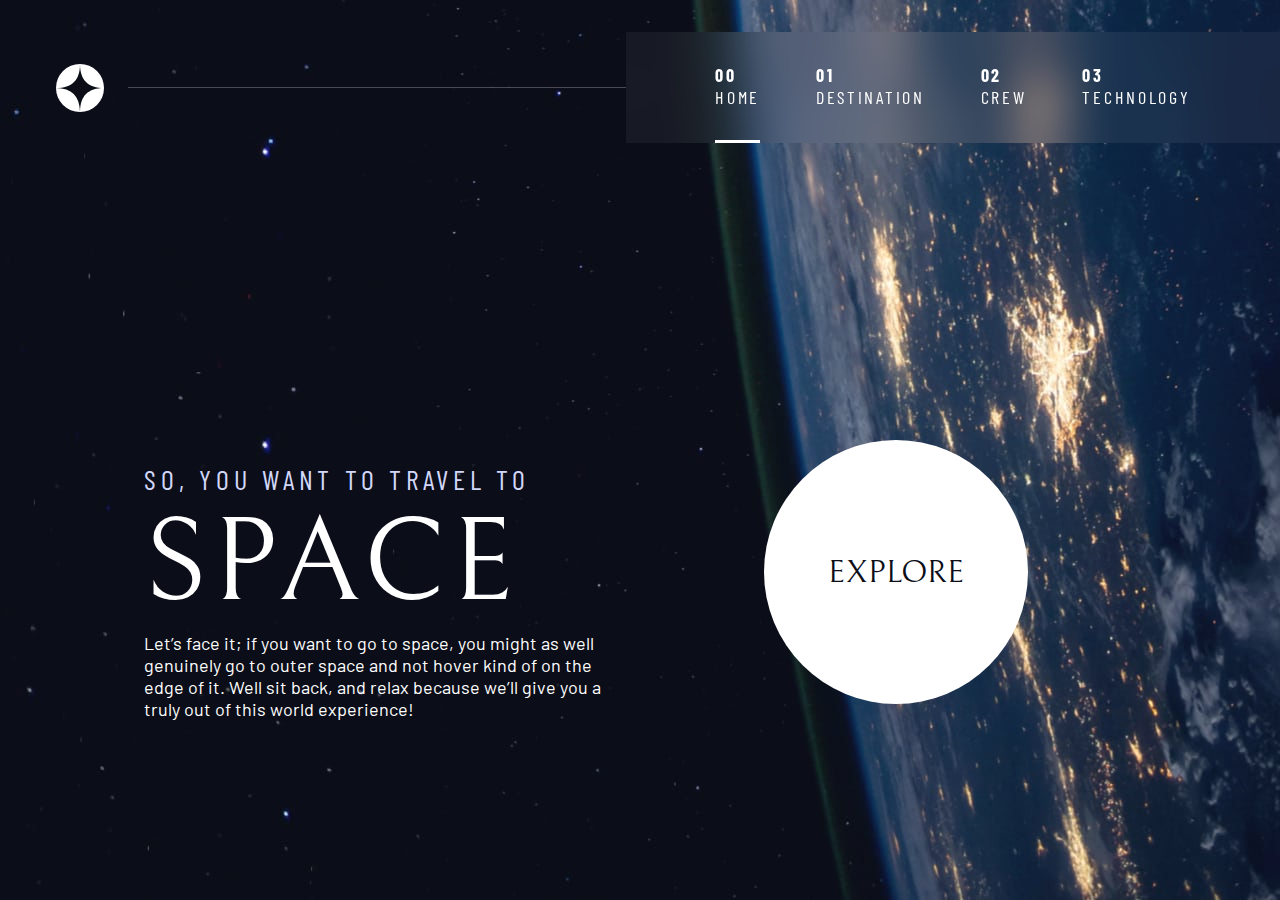
<file: index.html>
<!DOCTYPE html>
<html lang="en">

<head>
  <meta charset="UTF-8" />
  <meta name="viewport" content="width=device-width, initial-scale=1.0" />

  <!-- Google Fonts -->
  <link rel="preconnect" href="https://fonts.googleapis.com" />
  <link rel="preconnect" href="https://fonts.gstatic.com" crossorigin />
  <link href="https://fonts.googleapis.com/css2?family=Barlow+Condensed:wght@400;700&family=Barlow:wght@400;700&family=Bellefair&display=swap" rel="stylesheet" />

  <!-- Icons -->
  <link rel="icon" type="image/png" sizes="32x32" href="./assets/favicon-32x32.png" />

  <!-- Our Custom CSS -->
  <link rel="stylesheet" href="index.css" />

  <!-- Our Javascript -->
  <script src="index.js" defer></script>
  <title>Frontend Mentor | Space tourism website</title>
</head>

<body class="home">
  <a class="skip-to-content" href="#main">Skip to content</a>

  <!-- Navbar -->
  <header class="primary-header flex">
    <div>
      <img src="./assets/shared/logo.svg" alt="space tourism logo" class="logo" />
    </div>
    <button class="mobile-nav-toggle" aria-controls="primary-navigation">
        <span class="sr-only" aria-expanded="false">Menu</span>
      </button>
    <nav>
      <ul id="primary-navigation" data-visible="false" class="primary-navigation flex underline-indicators">
        <li class="active">
          <a class="ff-sans-cond uppercase text-white letter-spacing-2" href="index.html"><span aria-hidden="true">00</span> Home</a
            >
          </li>
          <li>
            <a
              class="ff-sans-cond uppercase text-white letter-spacing-2"
              href="destination.html"
              ><span aria-hidden="true">01</span> Destination</a
            >
          </li>
          <li>
            <a
              class="ff-sans-cond uppercase text-white letter-spacing-2"
              href="crew.html"
              ><span aria-hidden="true">02</span> Crew</a
            >
          </li>
          <li>
            <a
              class="ff-sans-cond uppercase text-white letter-spacing-2"
              href="technology.html"
              ><span aria-hidden="true">03</span> Technology</a
            >
          </li>
        </ul>
      </nav>
    </header>

    <main id="main" class="grid-container grid-container--home flow">
      <div>
        <h1 class="text-accent fs-500 ff-sans-cond uppercase letter-spacing-1">
          So, you want to travel to
          <span class="d-block fs-900 ff-serif text-white">Space</span>
        </h1>

        <p>
          Let’s face it; if you want to go to space, you might as well genuinely
          go to outer space and not hover kind of on the edge of it. Well sit
          back, and relax because we’ll give you a truly out of this world
          experience!
        </p>
      </div>
      <div>
        <a
          href="destination.html"
          class="large-button uppercase ff-serif text-dark bg-white"
          >Explore</a
        >
      </div>
    </main>
  </body>
</html>
</file>
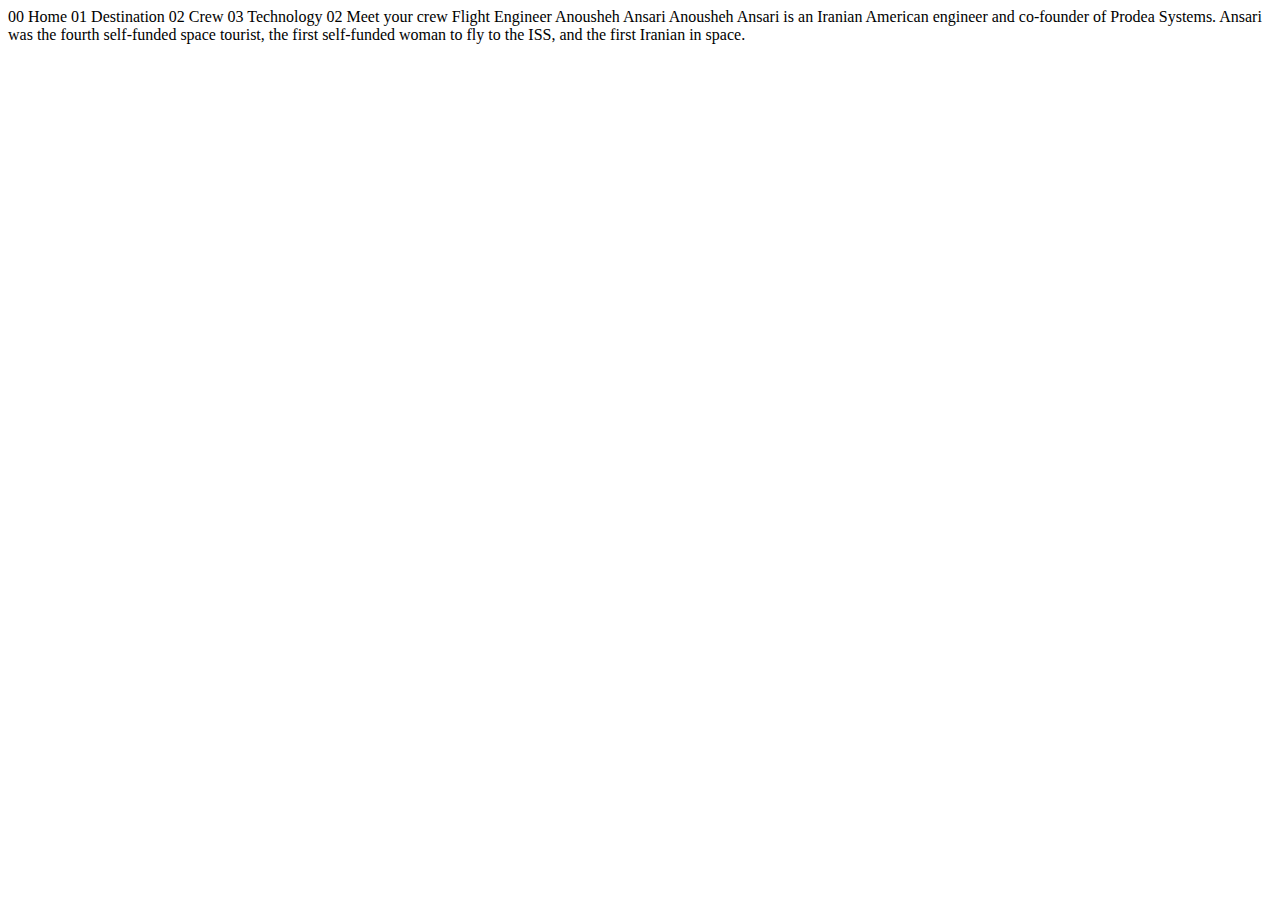
<file: crew-engineer.html>
<!DOCTYPE html>
<html lang="en">
<head>
  <meta charset="UTF-8">
  <meta name="viewport" content="width=device-width, initial-scale=1.0">

  <link rel="icon" type="image/png" sizes="32x32" href="./assets/favicon-32x32.png">
  
  <title>Frontend Mentor | Space tourism website</title>
</head>
<body>

  00 Home
  01 Destination
  02 Crew
  03 Technology

  02 Meet your crew

  Flight Engineer
  Anousheh Ansari

  Anousheh Ansari is an Iranian American engineer and co-founder of Prodea Systems. 
  Ansari was the fourth self-funded space tourist, the first self-funded woman to 
  fly to the ISS, and the first Iranian in space. 
</body>
</html>
</file>
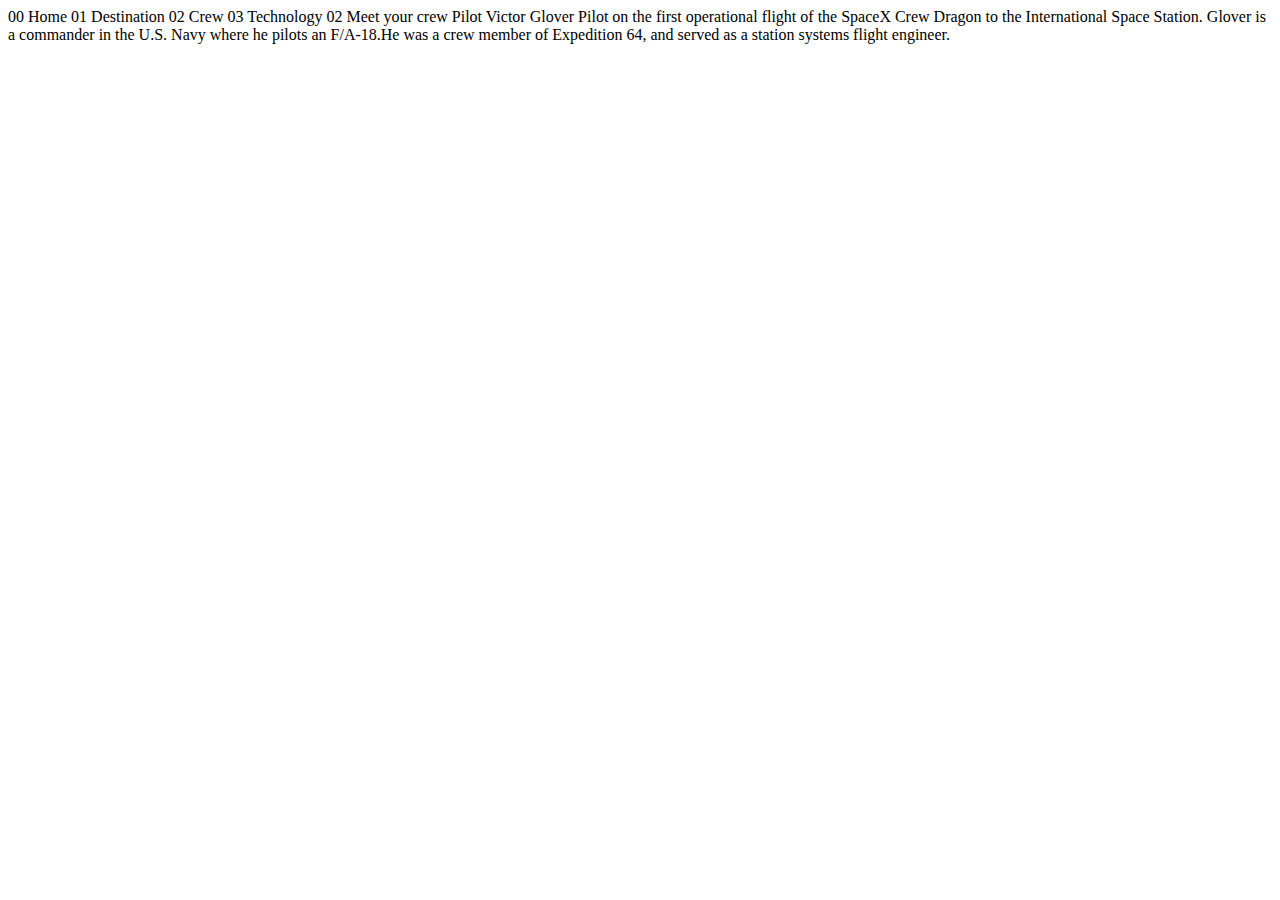
<file: crew-pilot.html>
<!DOCTYPE html>
<html lang="en">
<head>
  <meta charset="UTF-8">
  <meta name="viewport" content="width=device-width, initial-scale=1.0">

  <link rel="icon" type="image/png" sizes="32x32" href="./assets/favicon-32x32.png">
  
  <title>Frontend Mentor | Space tourism website</title>
</head>
<body>

  00 Home
  01 Destination
  02 Crew
  03 Technology

  02 Meet your crew

  Pilot
  Victor Glover

  Pilot on the first operational flight of the SpaceX Crew Dragon to the 
  International Space Station. Glover is a commander in the U.S. Navy where 
  he pilots an F/A-18.He was a crew member of Expedition 64, and served as a 
  station systems flight engineer. 
</body>
</html>
</file>
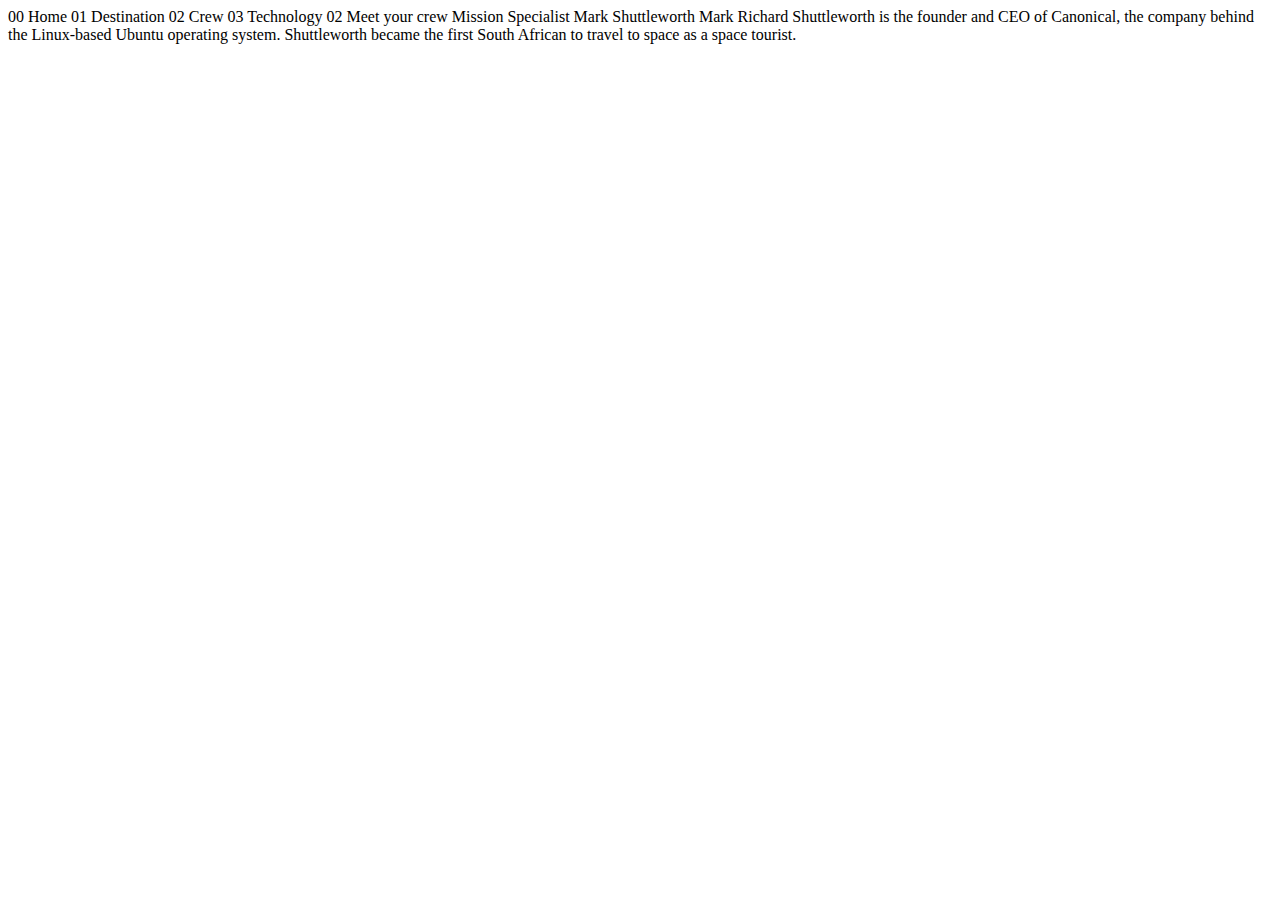
<file: crew-specialist.html>
<!DOCTYPE html>
<html lang="en">
<head>
  <meta charset="UTF-8">
  <meta name="viewport" content="width=device-width, initial-scale=1.0">

  <link rel="icon" type="image/png" sizes="32x32" href="./assets/favicon-32x32.png">
  
  <title>Frontend Mentor | Space tourism website</title>
</head>
<body>

  00 Home
  01 Destination
  02 Crew
  03 Technology

  02 Meet your crew

  Mission Specialist
  Mark Shuttleworth

  Mark Richard Shuttleworth is the founder and CEO of Canonical, the company behind 
  the Linux-based Ubuntu operating system. Shuttleworth became the first South 
  African to travel to space as a space tourist.
</body>
</html>
</file>
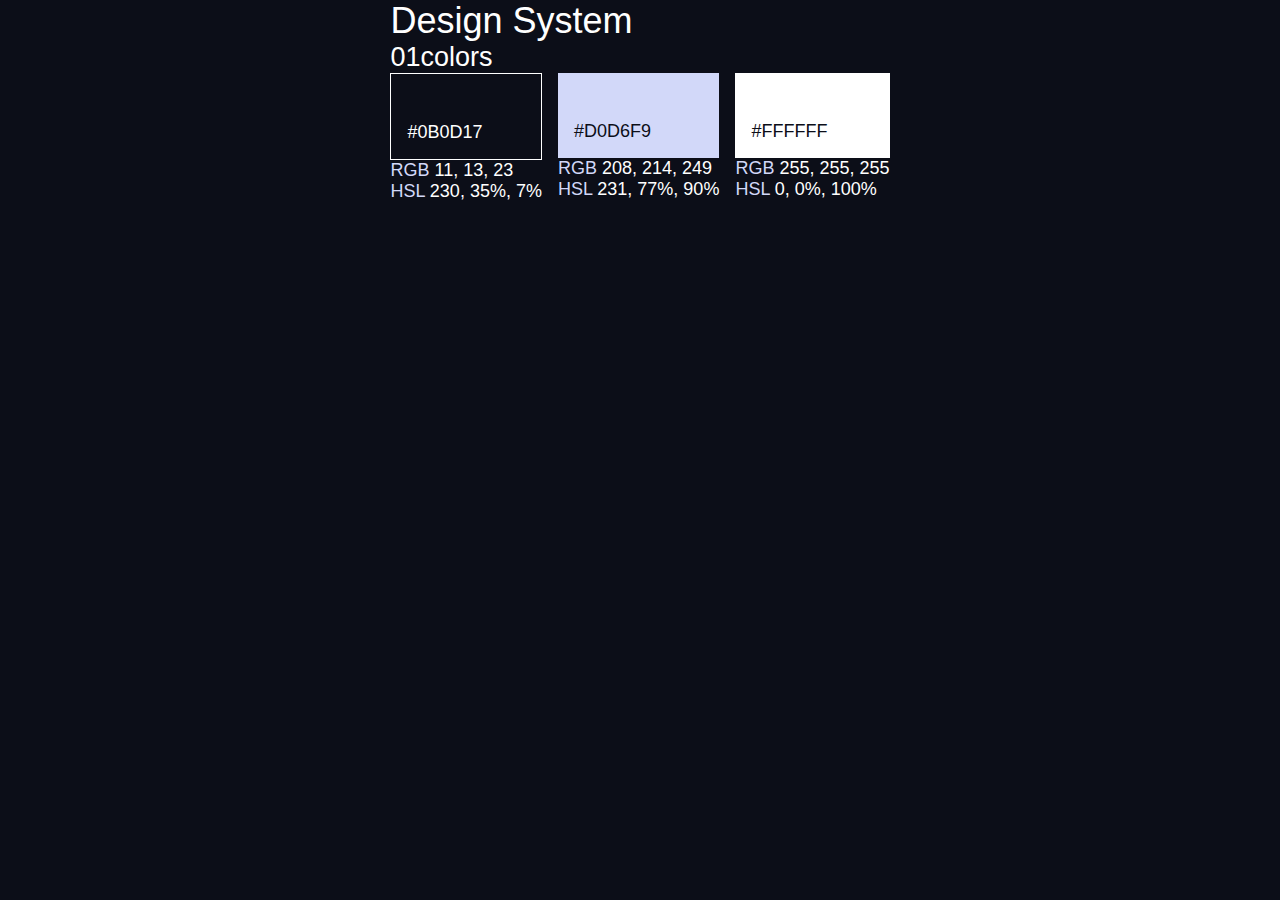
<file: design-system.html>
<!DOCTYPE html>
<html lang="en">

<head>
  <meta charset="UTF-8" />
  <meta http-equiv="X-UA-Compatible" content="IE=edge" />
  <meta name="viewport" content="width=device-width, initial-scale=1.0" />
  <link rel="stylesheet" href="index.css" />
  <title>Design System</title>
</head>

<body class="">
  <div class="container">
    <h1>Design System</h1>

    <section id="colors">
      <h2><span>01</span>colors</h2>

      <div class="flex">
        <div style="flex-grow: 1">
          <div class="bg-dark text-white" style="padding: 3rem 1rem 1rem; border: 1px solid white">
            #0B0D17
          </div>
          <p><span class="text-accent">RGB</span> 11, 13, 23</p>
          <p><span class="text-accent">HSL</span> 230, 35%, 7%</p>
        </div>
        <div style="flex-grow: 1">
          <div class="bg-accent text-dark" style="padding: 3rem 1rem 1rem">
            #D0D6F9
          </div>
          <p><span class="text-accent">RGB</span> 208, 214, 249</p>
          <p><span class="text-accent">HSL</span> 231, 77%, 90%</p>
        </div>
        <div style="flex-grow: 1">
          <div class="bg-white text-dark" style="padding: 3rem 1rem 1rem">
            #FFFFFF
          </div>
          <p><span class="text-accent">RGB</span> 255, 255, 255</p>
          <p><span class="text-accent">HSL</span> 0, 0%, 100%</p>
        </div>
      </div>
    </section>
  </div>

  <script src="index.js"></script>
</body>

</html>
</file>
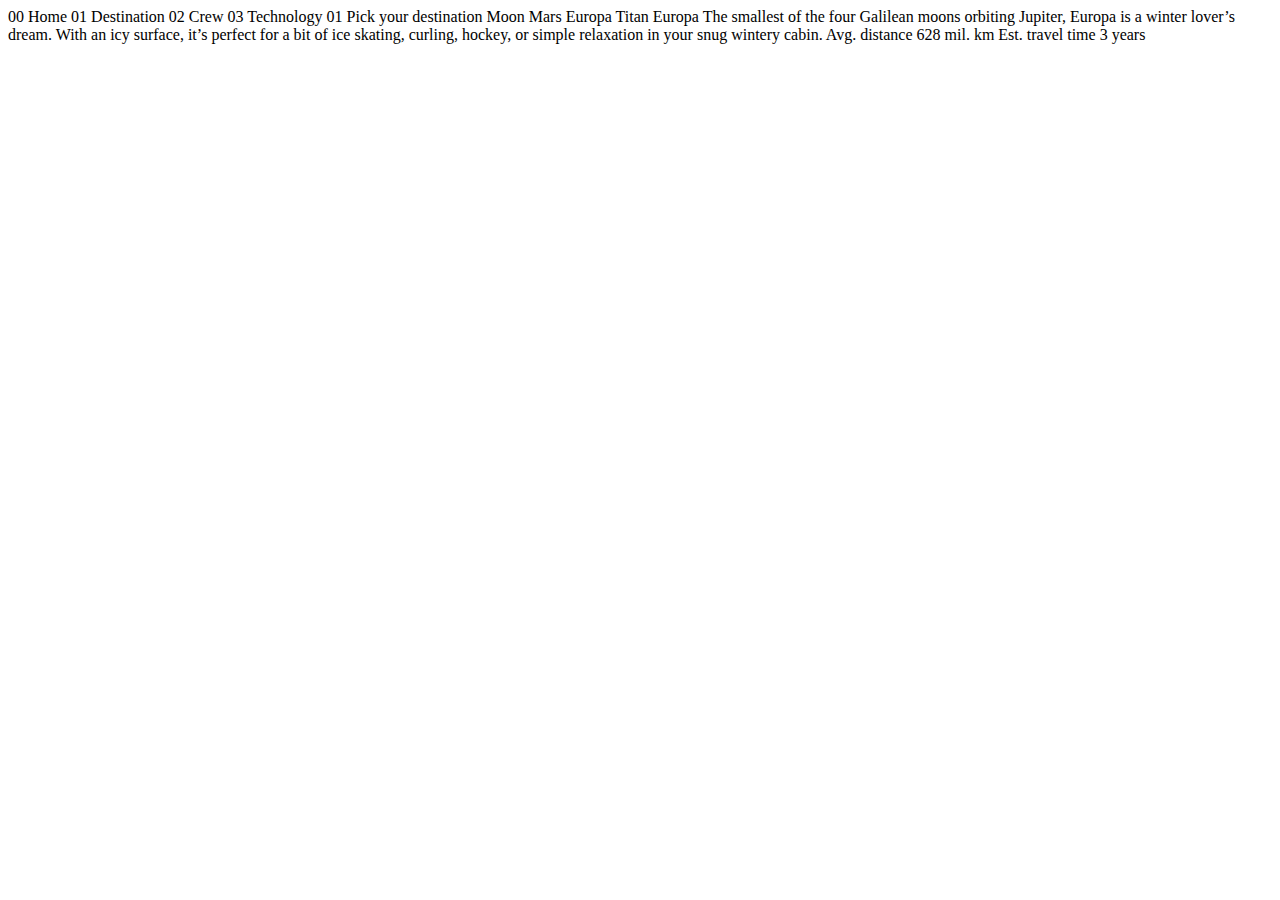
<file: destination-europa.html>
<!DOCTYPE html>
<html lang="en">
<head>
  <meta charset="UTF-8">
  <meta name="viewport" content="width=device-width, initial-scale=1.0">

  <link rel="icon" type="image/png" sizes="32x32" href="./assets/favicon-32x32.png">
  
  <title>Frontend Mentor | Space tourism website</title>
</head>
<body>

  00 Home
  01 Destination
  02 Crew
  03 Technology

  01 Pick your destination

  Moon
  Mars
  Europa
  Titan

  Europa

  The smallest of the four Galilean moons orbiting Jupiter, Europa is a 
  winter lover’s dream. With an icy surface, it’s perfect for a bit of 
  ice skating, curling, hockey, or simple relaxation in your snug 
  wintery cabin.

  Avg. distance
  628 mil. km

  Est. travel time
  3 years
</body>
</html>
</file>
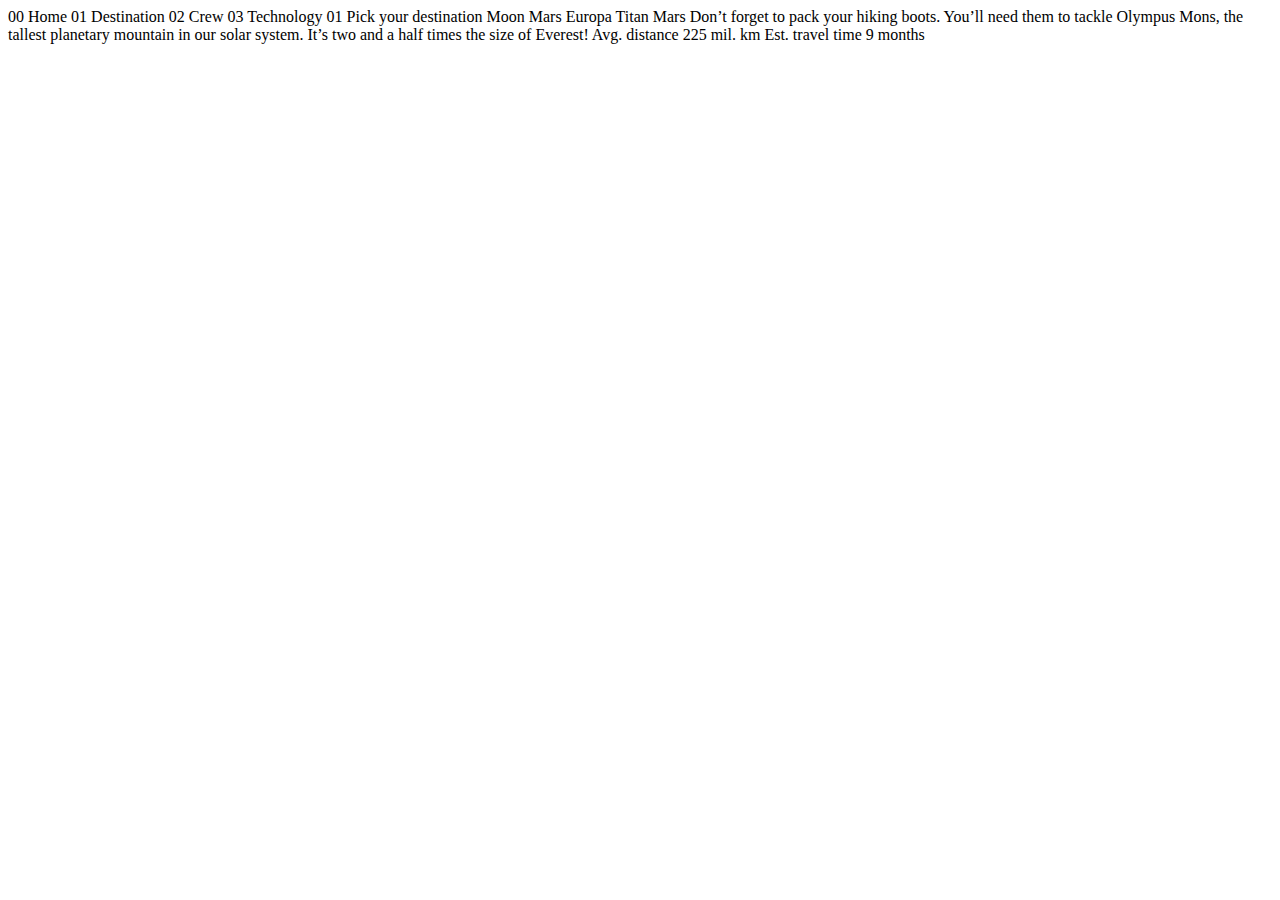
<file: destination-mars.html>
<!DOCTYPE html>
<html lang="en">
<head>
  <meta charset="UTF-8">
  <meta name="viewport" content="width=device-width, initial-scale=1.0">

  <link rel="icon" type="image/png" sizes="32x32" href="./assets/favicon-32x32.png">
  
  <title>Frontend Mentor | Space tourism website</title>
</head>
<body>

  00 Home
  01 Destination
  02 Crew
  03 Technology

  01 Pick your destination

  Moon
  Mars
  Europa
  Titan

  Mars

  Don’t forget to pack your hiking boots. You’ll need them to tackle Olympus Mons, 
  the tallest planetary mountain in our solar system. It’s two and a half times 
  the size of Everest!

  Avg. distance
  225 mil. km

  Est. travel time
  9 months
</body>
</html>
</file>
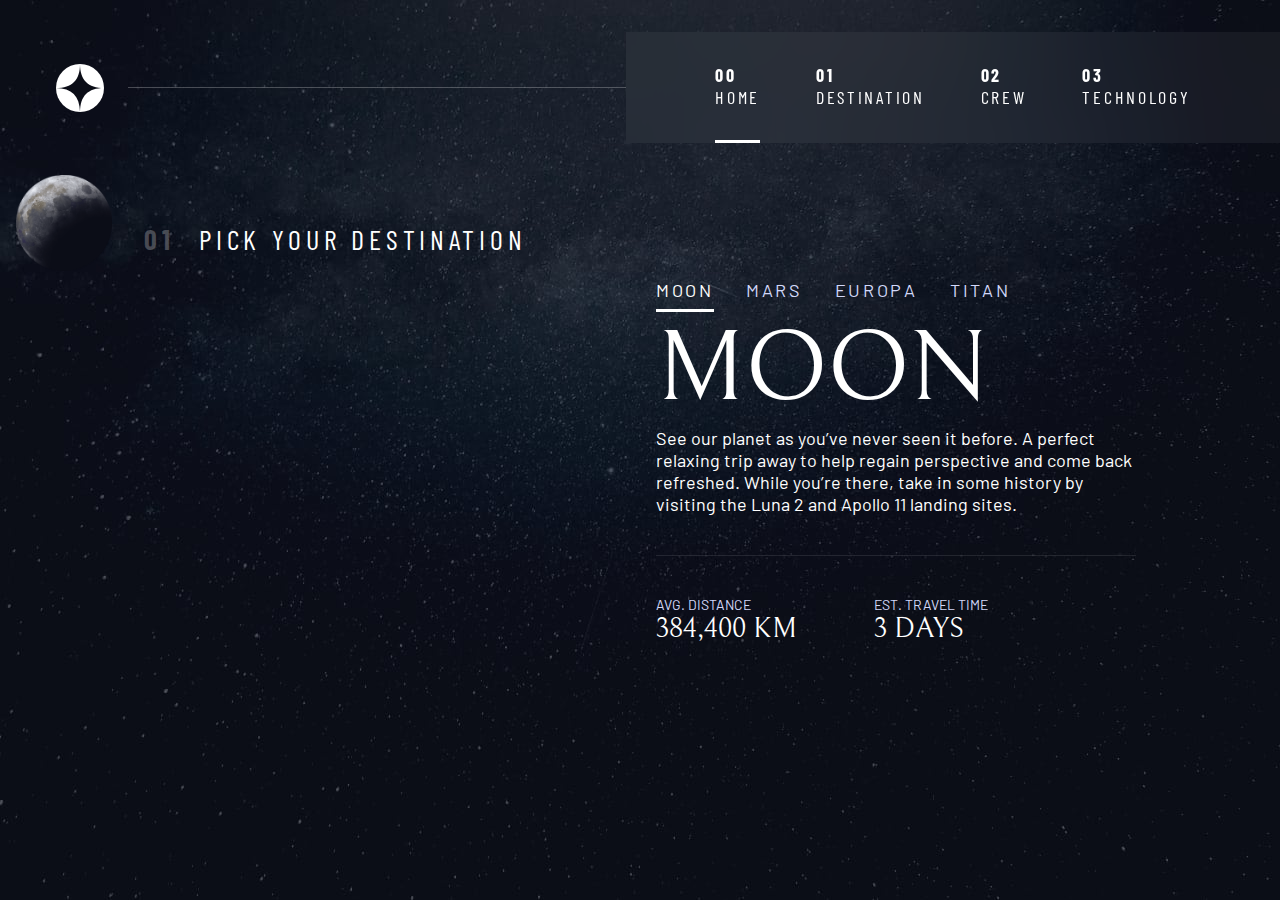
<file: destination-moon.html>
<!DOCTYPE html>
<html lang="en">

<head>
  <meta charset="UTF-8" />
  <meta name="viewport" content="width=device-width, initial-scale=1.0" />

  <!-- Google Fonts -->
  <link rel="preconnect" href="https://fonts.googleapis.com" />
  <link rel="preconnect" href="https://fonts.gstatic.com" crossorigin />
  <link href="https://fonts.googleapis.com/css2?family=Barlow+Condensed:wght@400;700&family=Barlow:wght@400;700&family=Bellefair&display=swap" rel="stylesheet" />

  <!-- Icons -->
  <link rel="icon" type="image/png" sizes="32x32" href="./assets/favicon-32x32.png" />

  <!-- Our Custom CSS -->
  <link rel="stylesheet" href="index.css" />

  <!-- Our Javascript -->
  <script src="index.js" defer></script>
  <title>Frontend Mentor | Space tourism website</title>
</head>

<body class="destination">
  <a class="skip-to-content" href="#main">Skip to content</a>

  <!-- Navbar -->
  <header class="primary-header flex">
    <div>
      <img src="./assets/shared/logo.svg" alt="space tourism logo" class="logo" />
    </div>
    <button class="mobile-nav-toggle" aria-controls="primary-navigation">
        <span class="sr-only" aria-expanded="false">Menu</span>
      </button>
    <nav>
      <ul id="primary-navigation" data-visible="false" class="primary-navigation flex underline-indicators">
        <li class="active">
          <a class="ff-sans-cond uppercase text-white letter-spacing-2" href="index.html"><span aria-hidden="true">00</span> Home</a
            >
          </li>
          <li>
            <a
              class="ff-sans-cond uppercase text-white letter-spacing-2"
              href="destination.html"
              ><span aria-hidden="true">01</span> Destination</a
            >
          </li>
          <li>
            <a
              class="ff-sans-cond uppercase text-white letter-spacing-2"
              href="crew.html"
              ><span aria-hidden="true">02</span> Crew</a
            >
          </li>
          <li>
            <a
              class="ff-sans-cond uppercase text-white letter-spacing-2"
              href="technology.html"
              ><span aria-hidden="true">03</span> Technology</a
            >
          </li>
        </ul>
      </nav>
    </header>

    <main id="main" class="grid-container grid-container--destination">
      <h1 class="numbered-title">
        <span aria-hidden="true">01</span> Pick your destination
      </h1>

      <img src="assets/destination/image-moon.png" alt="the moon" />
      <div class="tab-list underline-indicators flex">
        <button
          aria-selected="true"
          class="uppercase ff-sans cond text-accent bg-dark letter-spacing-2"
        >
          Moon
        </button>
        <button
          aria-selected="false"
          class="uppercase ff-sans cond text-accent bg-dark letter-spacing-2"
        >
          Mars
        </button>
        <button
          aria-selected="false"
          class="uppercase ff-sans cond text-accent bg-dark letter-spacing-2"
        >
          Europa
        </button>
        <button
          aria-selected="false"
          class="uppercase ff-sans cond text-accent bg-dark letter-spacing-2"
        >
          Titan
        </button>
      </div>

      <article class="destination-info">
        <h2 class="fs-800 uppercase ff-serif">Moon</h2>

        <p>
          See our planet as you’ve never seen it before. A perfect relaxing trip
          away to help regain perspective and come back refreshed. While you’re
          there, take in some history by visiting the Luna 2 and Apollo 11
          landing sites.
        </p>

        <div class="destination-meta flex">
          <div>
            <h3 class="text-accent fs-200 uppercase">Avg. distance</h3>
            <p class="ff-serif uppercase">384,400 km</p>
          </div>

          <div>
            <h3 class="text-accent fs-200 uppercase">Est. travel time</h3>
            <p class="ff-serif uppercase">3 days</p>
          </div>
        </div>
      </article>
    </main>
  </body>
</html>
</file>
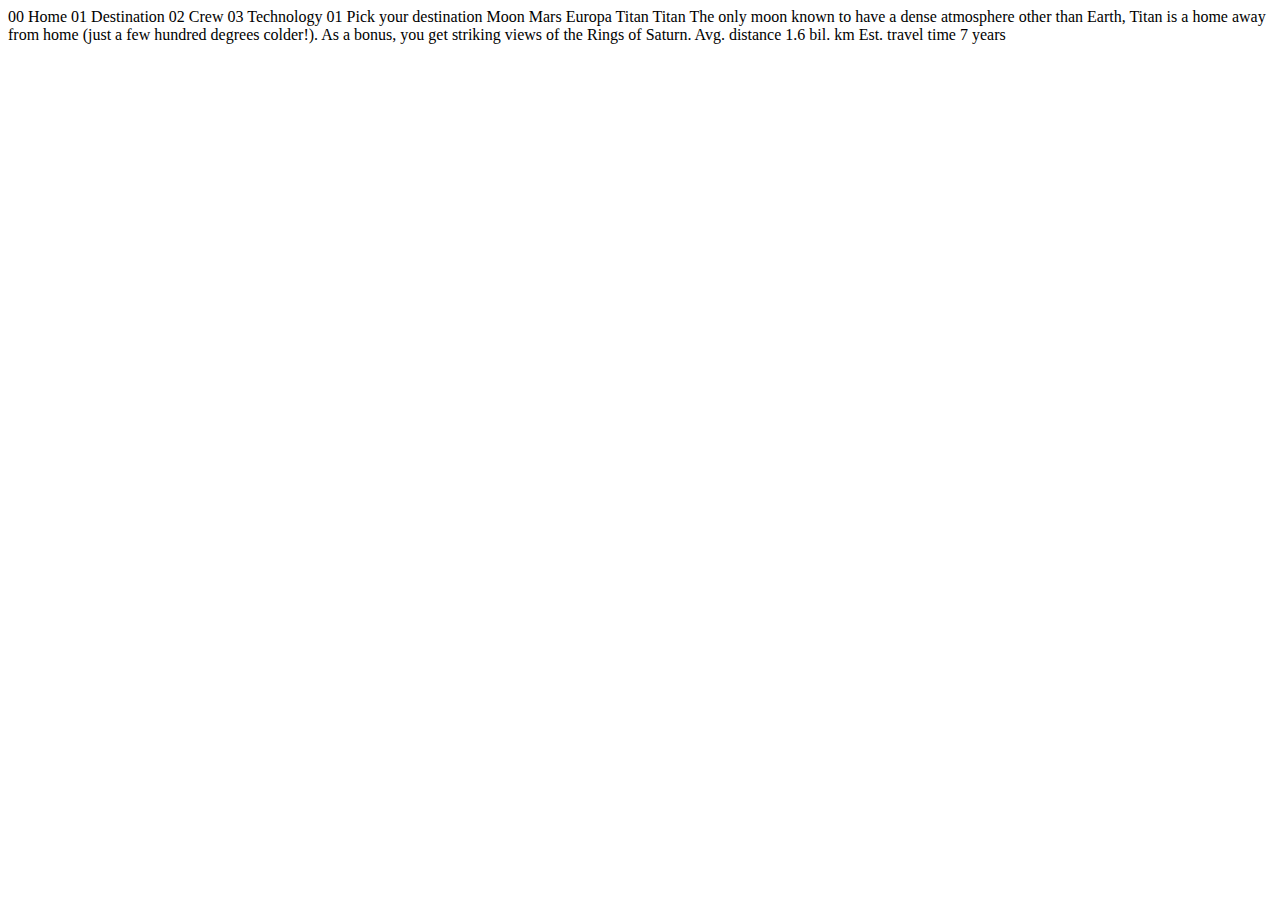
<file: destination-titan.html>
<!DOCTYPE html>
<html lang="en">
<head>
  <meta charset="UTF-8">
  <meta name="viewport" content="width=device-width, initial-scale=1.0">

  <link rel="icon" type="image/png" sizes="32x32" href="./assets/favicon-32x32.png">
  
  <title>Frontend Mentor | Space tourism website</title>
</head>
<body>

  00 Home
  01 Destination
  02 Crew
  03 Technology

  01 Pick your destination

  Moon
  Mars
  Europa
  Titan

  Titan

  The only moon known to have a dense atmosphere other than Earth, Titan 
  is a home away from home (just a few hundred degrees colder!). As a 
  bonus, you get striking views of the Rings of Saturn.

  Avg. distance
  1.6 bil. km

  Est. travel time
  7 years
</body>
</html>
</file>
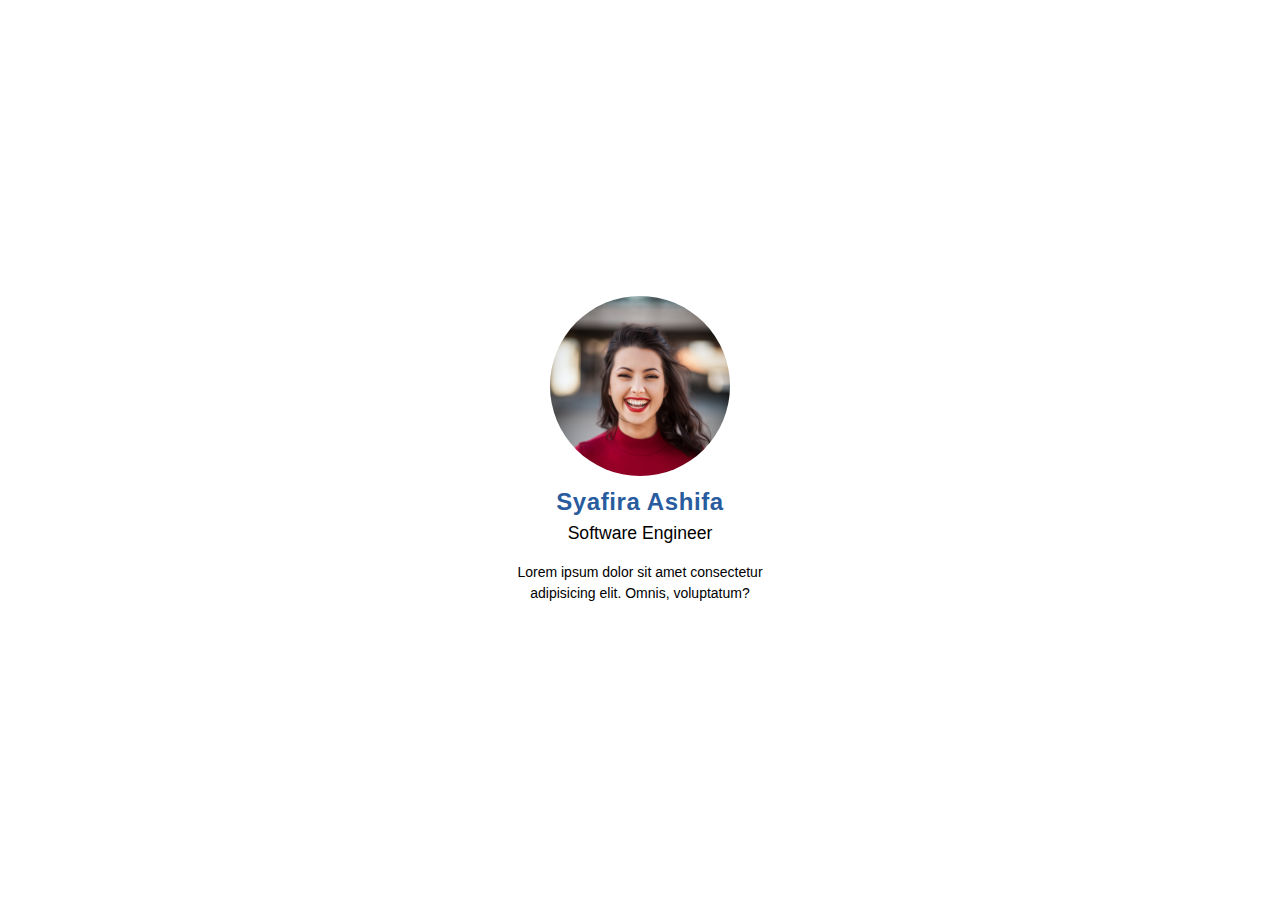
<file: example.html>
<!DOCTYPE html>
<html lang="en">

<head>
  <meta charset="UTF-8" />
  <meta http-equiv="X-UA-Compatible" content="IE=edge" />
  <meta name="viewport" content="width=device-width, initial-scale=1.0" />
  <title>Example use HTML & CSS</title>
</head>

<style>
  * {
    margin: 0;
    padding: 0;
    box-sizing: border-box;
  }
  
  body {
    display: grid;
    place-items: center;
    min-height: 100vh;
    font-family: 'Poppins', sans-serif;
    line-height: 1.5;
  }
  
  img {
    width: 180px;
    aspect-ratio: 1;
    display: block;
    border-radius: 50%;
    object-fit: cover;
    object-position: top;
  }
  
  h2 {
    color: #295c9e;
    font-weight: 800;
    letter-spacing: 0.6px;
  }
  
  h3 {
    font-weight: 500;
    font-size: 1.1rem;
  }
  
  .container {
    display: grid;
    place-items: center;
  }
  
  .job {
    margin-top: 0.5rem;
    width: 60%;
    text-align: center;
  }
  
  .desc {
    margin-top: 1rem;
    font-size: 14px;
  }
</style>

<body>
  <div class="container">
    <img src="profile.jpg" alt="Profile" />
    <div class="job">
      <h2>Syafira Ashifa</h2>
      <h3>Software Engineer</h3>
      <p class="desc">
        Lorem ipsum dolor sit amet consectetur adipisicing elit. Omnis, voluptatum?
      </p>
    </div>
  </div>
</body>

</html>
</file>
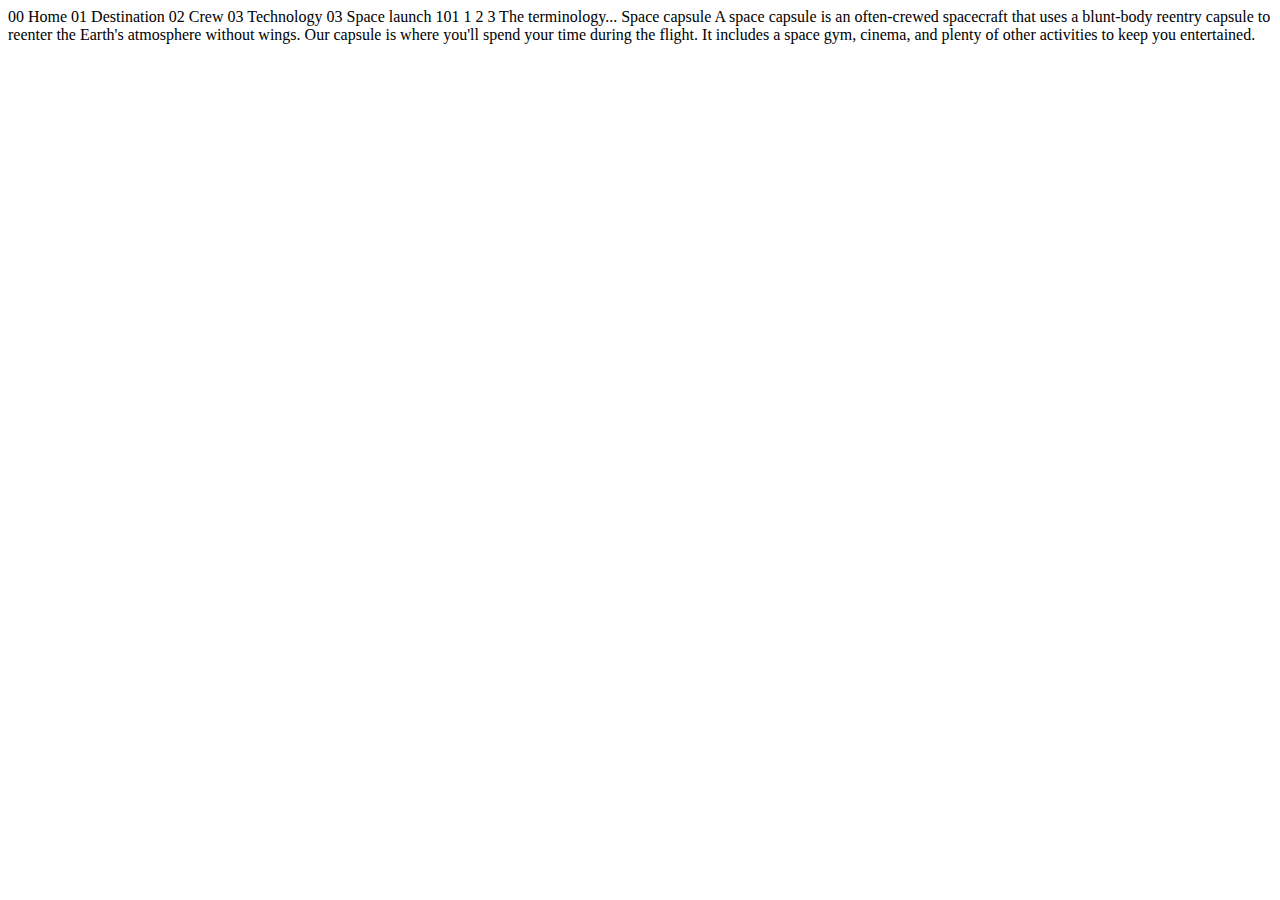
<file: technology-capsule.html>
<!DOCTYPE html>
<html lang="en">
<head>
  <meta charset="UTF-8">
  <meta name="viewport" content="width=device-width, initial-scale=1.0">

  <link rel="icon" type="image/png" sizes="32x32" href="./assets/favicon-32x32.png">
  
  <title>Frontend Mentor | Space tourism website</title>
</head>
<body>

  00 Home
  01 Destination
  02 Crew
  03 Technology

  03 Space launch 101

  1
  2
  3

  The terminology...
  Space capsule

  A space capsule is an often-crewed spacecraft that uses a blunt-body reentry 
  capsule to reenter the Earth's atmosphere without wings. Our capsule is where 
  you'll spend your time during the flight. It includes a space gym, cinema, 
  and plenty of other activities to keep you entertained.
</body>
</html>
</file>
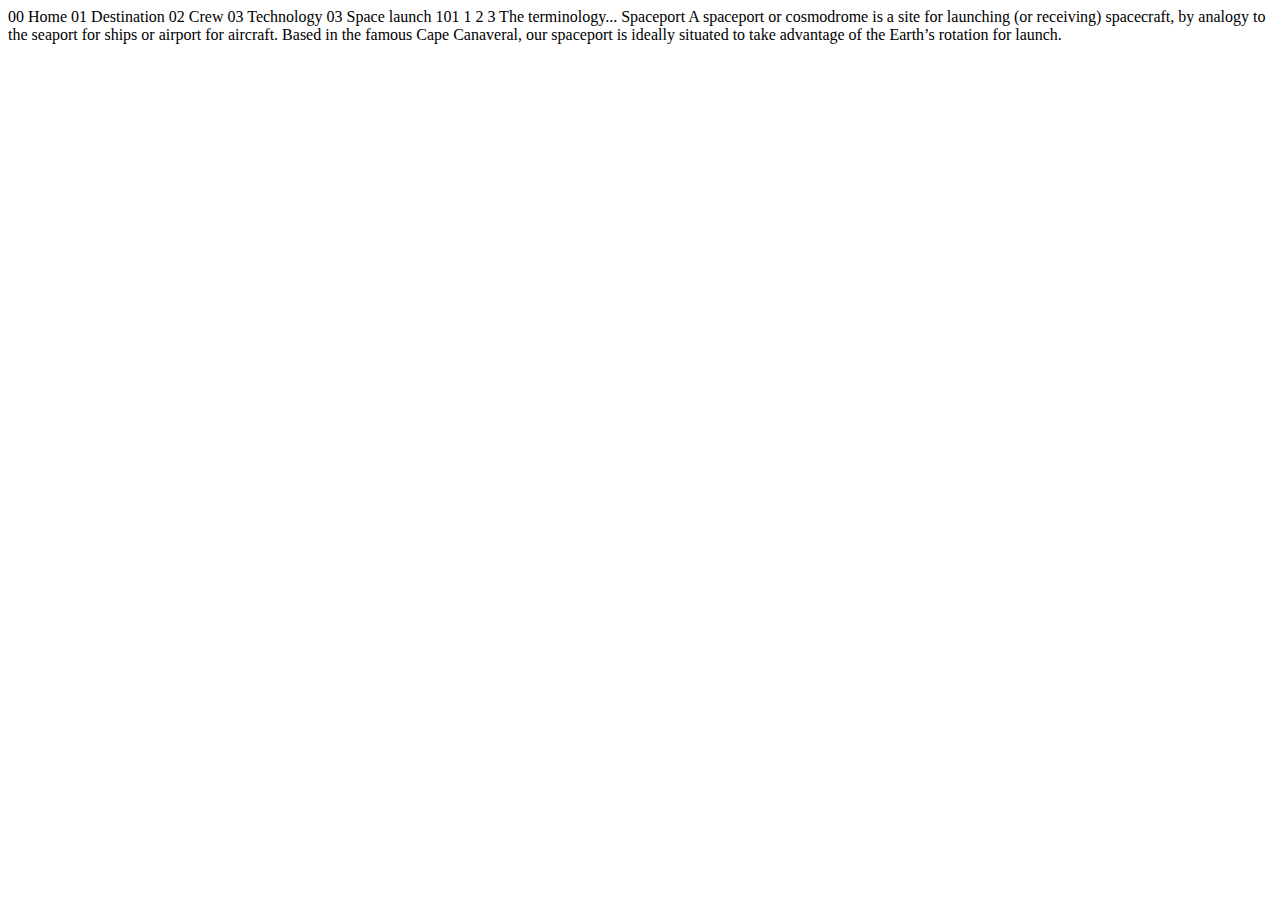
<file: technology-spaceport.html>
<!DOCTYPE html>
<html lang="en">
<head>
  <meta charset="UTF-8">
  <meta name="viewport" content="width=device-width, initial-scale=1.0">

  <link rel="icon" type="image/png" sizes="32x32" href="./assets/favicon-32x32.png">
  
  <title>Frontend Mentor | Space tourism website</title>
</head>
<body>

  00 Home
  01 Destination
  02 Crew
  03 Technology

  03 Space launch 101

  1
  2
  3

  The terminology...
  Spaceport

  A spaceport or cosmodrome is a site for launching (or receiving) spacecraft, 
  by analogy to the seaport for ships or airport for aircraft. Based in the 
  famous Cape Canaveral, our spaceport is ideally situated to take advantage 
  of the Earth’s rotation for launch.
</body>
</html>
</file>
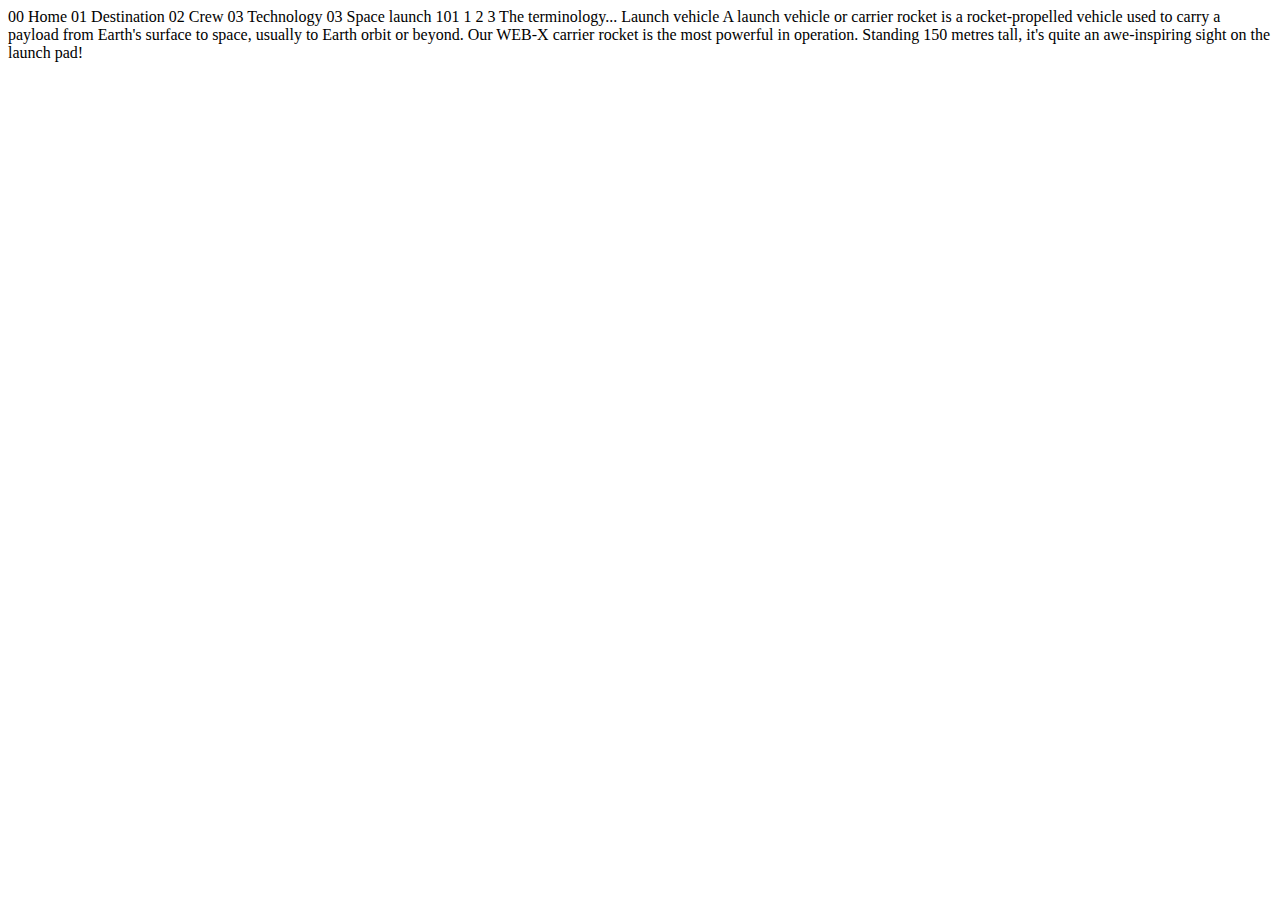
<file: technology-vehicle.html>
<!DOCTYPE html>
<html lang="en">
<head>
  <meta charset="UTF-8">
  <meta name="viewport" content="width=device-width, initial-scale=1.0">

  <link rel="icon" type="image/png" sizes="32x32" href="./assets/favicon-32x32.png">
  
  <title>Frontend Mentor | Space tourism website</title>
</head>
<body>

  00 Home
  01 Destination
  02 Crew
  03 Technology

  03 Space launch 101

  1
  2
  3

  The terminology...
  Launch vehicle

  A launch vehicle or carrier rocket is a rocket-propelled vehicle used to carry a 
  payload from Earth's surface to space, usually to Earth orbit or beyond. Our 
  WEB-X carrier rocket is the most powerful in operation. Standing 150 metres tall, 
  it's quite an awe-inspiring sight on the launch pad!
</body>
</html>
</file>
<file: index.css>
/*
==========================
 Custom Property
==========================
*/

:root {
  /* colors */
  --clr-dark: 230 35% 7%;
  --clr-light: 231 77% 90%;
  --clr-white: 0 0% 100%;
  /* font-sizes */
  --fs-900: clamp(5rem, 8vw + 1rem, 9.375rem);
  --fs-800: 3.5rem;
  --fs-700: 1.5rem;
  --fs-600: 1rem;
  --fs-500: 1rem;
  --fs-400: 0.9375rem;
  --fs-300: 1rem;
  --fs-200: 0.875rem;
  /* font-families */
  --ff-serif: 'Bellefair', serif;
  --ff-sans-cond: 'Barlow Condensed', sans-serif;
  --ff-sans-normal: 'Barlow', sans-serif;
}

@media (min-width: 35em) {
   :root {
    --fs-800: 5rem;
    --fs-700: 2.5rem;
    --fs-600: 1.5rem;
    --fs-500: 1.25rem;
    --fs-400: 1rem;
  }
}

@media (min-width: 45em) {
   :root {
    /* font-sizes */
    --fs-800: 6.25rem;
    --fs-700: 3.5rem;
    --fs-600: 2rem;
    --fs-400: 1.125rem;
    --fs-500: 1.75rem;
  }
}


/*
==========================
 Reset link ref :
 https://piccalil.li/blog/a-modern-css-reset
==========================
*/


/*
==========================
Box Sizing
==========================
*/

*,
*::before,
*::after {
  box-sizing: border-box;
}


/* Reset Margin */

body,
h1,
h2,
h3,
h4,
h5,
p,
figure,
picture {
  margin: 0;
}

h1,
h2,
h3,
h4,
h5,
h6,
p {
  font-weight: 400;
}

ul {
  list-style: none;
}

button {
  border: 0;
}


/* Set up the body */

body {
  font-family: var(--ff-sans-normal);
  font-size: var(--fs-400);
  color: hsl(var(--clr-white));
  background-color: hsl(var(--clr-dark));
  /* line-height: 1.5; */
  min-height: 100vh;
  display: grid;
  grid-template-rows: min-content 1fr;
  overflow-x: hidden;
}


/* Make images eazier */

img,
picture {
  max-width: 100%;
  display: block;
}


/* Make form elements easier */

input,
button,
textarea,
select {
  font: inherit;
}


/* Remove animations for people who'ev turned them off */

@media (prefers-reduced-motion: reduce) {
  *,
  *::before,
  *::after {
    animation-duration: 0.01ms !important;
    animation-iteration-count: 1 !important;
    transition-duration: 0.01ms !important;
    scroll-behavior: auto !important;
  }
}


/*
==========================
 Utility Classes
==========================
*/


/*
--------------------------
GENERAL
--------------------------
*/

.flex {
  display: flex;
  gap: var(--gap, 1rem);
}


/* .flex.even-colums>* {
  width: 100%;
} */

.grid {
  display: grid;
  gap: var(--gap, 1rem);
}

.d-block {
  display: block;
}

.flow>*:where(:not(:first-child)) {
  margin-block: var(--flow-space, 1rem);
}

.flow--space-small {
  --flow-space: 0.75rem;
}

.container {
  padding-inline: 2em;
  margin-inline: auto;
  max-width: 80rem;
}

.sr-only {
  position: absolute;
  width: 1px;
  height: 1px;
  padding: 0;
  margin: -1px;
  overflow: hidden;
  clip: rect(0, 0, 0, 0);
  white-space: nowrap;
  border: 0;
}

.skip-to-content {
  position: absolute;
  z-index: 9999;
  background: hsl(var(--clr-white));
  color: hsl(var(--clr-dark));
  padding: 0.5em 1em;
  margin-inline: auto;
  opacity: 0;
  text-decoration: none;
  transform: translateY(-100%);
  transition: transform 500ms ease-in-out, opacity 300ms linear;
}

.skip-to-content:focus {
  transform: translateY(0);
  opacity: 1;
}


/*
--------------------------
COLORS
--------------------------
*/


/* bg-colors */

.bg-dark {
  background-color: hsl(var(--clr-dark));
}

.bg-accent {
  background-color: hsl(var(--clr-light));
}

.bg-white {
  background-color: hsl(var(--clr-white));
}


/* text-colors */

.text-dark {
  color: hsl(var(--clr-dark));
}

.text-accent {
  color: hsl(var(--clr-light));
}

.text-white {
  color: hsl(var(--clr-white));
}


/*
--------------------------
TYPOGRAPHY
--------------------------
*/


/* font family */

.ff-serif {
  font-family: var(--ff-serif);
}

.ff-sans-cond {
  font-family: var(--ff-sans-cond);
}

.ff-sans-normal {
  font-family: var(--ff-sans-normal);
}


/* letter spacing */

.letter-spacing-1 {
  letter-spacing: 4.75px;
}

.letter-spacing-2 {
  letter-spacing: 2.7px;
}

.letter-spacing-3 {
  letter-spacing: 2.35px;
}


/* uppercase */

.uppercase {
  text-transform: uppercase;
}


/* font size */

.fs-900 {
  font-size: var(--fs-900);
}

.fs-800 {
  font-size: var(--fs-800);
}

.fs-700 {
  font-size: var(--fs-700);
}

.fs-600 {
  font-size: var(--fs-600);
}

.fs-500 {
  font-size: var(--fs-500);
}

.fs-400 {
  font-size: var(--fs-400);
}

.fs-300 {
  font-size: var(--fs-300);
}

.fs-200 {
  font-size: var(--fs-200);
}


/* line-heigt */

.fs--900,
.fs--800,
.fs--700,
.fs--600 {
  line-height: 1.1;
}

.numbered-title {
  font-family: var(--ff-sans-cond);
  font-size: var(--fs-500);
  text-transform: uppercase;
  letter-spacing: 4.72px;
}

.numbered-title>span {
  margin-right: 0.5em;
  font-weight: 700;
  color: hsl(var(--clr-white) / 0.25);
}


/*
-----------------------
 COMPONENTS
-----------------------
*/


/* button components */

.large-button {
  font-size: 2rem;
  position: relative;
  z-index: 1;
  display: inline-grid;
  place-items: center;
  padding: 0 2em;
  border-radius: 50%;
  aspect-ratio: 1;
  text-decoration: none;
}

.large-button::after {
  content: '';
  position: absolute;
  z-index: -1;
  width: 100%;
  height: 100%;
  background: hsl(var(--clr-white) / 0.1);
  border-radius: 50%;
  opacity: 0;
  transition: opacity 500ms linear, transform 750ms ease-in-out;
}

.large-button:hover::after,
.large-button:focus::after {
  opacity: 1;
  transform: scale(1.5);
}


/* navigation components */

.logo {
  margin: 1.5rem clamp(1.5rem, 5vw, 3.5rem);
}

.primary-header {
  justify-content: space-between;
  align-items: center;
}

.primary-navigation {
  --gap: clamp(1.5rem, 5vw, 3.5rem);
  --underline-gap: 2rem;
  margin: 0;
  padding: 0;
  background: hsl(var(--clr-white) / 0.05);
  backdrop-filter: blur(1.5rem);
}

.primary-navigation a {
  text-decoration: none;
}

.primary-navigation a>span {
  font-weight: 700;
  margin-right: 0.5em;
}

.mobile-nav-toggle {
  display: none;
}

@media (max-width: 35rem) {
  .primary-navigation {
    --underline-gap: 0.5rem;
    position: fixed;
    inset: 0 0 0 30%;
    padding: min(20rem, 15vh) 2rem;
    margin: 0;
    flex-direction: column;
    list-style: none;
    z-index: 1000;
    transform: translateX(100%);
    transition: transform 500ms ease-in-out;
  }
  .primary-navigation[data-visible='true'] {
    transform: translateX(0);
  }
  .primary-navigation.underline-indicators>.active {
    border: 0;
  }
  .mobile-nav-toggle {
    display: block;
    position: absolute;
    top: 2rem;
    right: 1rem;
    background: transparent;
    background-image: url(./assets/shared/icon-hamburger.svg);
    background-position: center;
    background-repeat: no-repeat;
    width: 1.5rem;
    aspect-ratio: 1;
    z-index: 2000;
    border: 0;
    transition: background-image 500ms linear;
  }
  .mobile-nav-toggle[aria-expanded='true'] {
    background-image: url(./assets/shared/icon-close.svg);
  }
  .mobile-nav-toggle:focus-visible {
    outline: 5px solid white;
    outline-offset: 5px;
  }
}

@media (min-width: 35em) {
  .primary-navigation {
    padding-inline: clamp(3rem, 7vw, 7rem);
  }
}

@media (min-width: 35em) and (max-width: 44.999em) {
  .primary-navigation a>span {
    display: none;
  }
}

@media (min-width: 45em) {
  .primary-header::after {
    content: '';
    display: block;
    position: relative;
    height: 1px;
    width: 100%;
    margin-right: -2.5rem;
    background: hsl(var(--clr-white) / 0.25);
    order: 1;
  }
  nav {
    order: 2;
  }
  .primary-navigation {
    margin-block: 2rem;
  }
}


/* underline components */

.underline-indicators>* {
  cursor: pointer;
  padding: var(--underline-gap, 0.5rem) 0;
  border: 0;
  border-bottom: 0.2rem solid hsl(var(--clr-white) / 0);
  transition: border-color 250ms linear;
  background-color: transparent;
}

.underline-indicators>*:hover,
.underline-indicators>*:focus {
  border-color: hsl(var(--clr-white) / 0.5);
}

.underline-indicators>.active,
.underline-indicators>[aria-selected='true'] {
  color: hsl(var(--clr-white) / 1);
  border-color: hsl(var(--clr-white) / 1);
}

.tab-list {
  --gap: 2rem;
}


/* dot indicators */

.dot-indicators>* {
  cursor: pointer;
  border: 0;
  border-radius: 50%;
  padding: 0.5em;
  background-color: hsl(var(--clr-white) / 0.25);
}

.dot-indicators>*:hover,
.dot-indicators>*:focus {
  background-color: hsl(var(--clr-white) / 0.5);
}

.dot-indicators>[aria-selected='true'] {
  background-color: hsl(var(--clr-white) / 1);
}


/* ---------------------
PAGE SPECIFIC BACKGROUND
--------------------- */

body {
  background-size: cover;
  background-position: bottom center;
}


/* home */

.home {
  background-image: url(./assets/home/background-home-mobile.jpg);
}

@media (min-width: 35rem) {
  .home {
    background-position: center center;
    background-image: url(./assets/home/background-home-tablet.jpg);
  }
}

@media (min-width: 45rem) {
  .home {
    background-image: url(./assets/home/background-home-desktop.jpg);
  }
}


/* destination */

.destination {
  background-image: url(./assets/destination/background-destination-mobile.jpg);
}

@media (min-width: 35rem) {
  .destination {
    background-position: center center;
    background-image: url(./assets/destination/background-destination-tablet.jpg);
  }
}

@media (min-width: 45rem) {
  .destination {
    background-image: url(./assets/destination/background-destination-desktop.jpg);
  }
}


/* crew */

.crew {
  background-image: url(./assets/crew/background-crew-mobile.jpg);
}

@media (min-width: 35rem) {
  .crew {
    background-position: center center;
    background-image: url(./assets/crew/background-crew-tablet.jpg);
  }
}

@media (min-width: 45rem) {
  .crew {
    background-image: url(./assets/crew/background-crew-desktop.jpg);
  }
}


/* ----------------
------ LAYOUT -----
------------------- */

.grid-container {
  display: grid;
  place-items: center;
  text-align: center;
  padding-inline: 1rem;
  padding-bottom: 4rem;
}

.grid-container p:not([class]) {
  max-width: 50ch;
}

.numbered-title {
  grid-area: title;
}


/* destination layout */

.grid-container--destination {
  --flow-space: 2rem;
  grid-template-areas: 'title' 'image' 'tabs' 'content';
}

.grid-container--destination>picture {
  grid-area: image;
  max-width: 60%;
  align-self: start;
}

.grid-container--destination>.tab-list {
  grid-area: tabs;
}

.grid-container--destination>.destination-info {
  grid-area: content;
}

.destination-meta {
  flex-direction: column;
  border-top: 1px solid hsl(var(--clr-white) / 0.1);
  padding-top: 2.5rem;
  margin-top: 2.5rem;
}

.destination-meta p {
  font-size: 1.75rem;
}


/* crew layout */

.grid-container--crew {
  --flow-space: 2rem;
  grid-template-areas: 'title' 'image' 'tabs' 'content';
}

.grid-container--crew>picture {
  grid-area: image;
  max-width: 60%;
  border-bottom: 1px solid hsl(var(--clr-white) / 0.1);
}

.grid-container--crew>.dot-indicators {
  grid-area: tabs;
}

.grid-container--crew>.crew-details {
  grid-area: content;
}

.crew-details h2 {
  color: hsl(var(--clr-white) / 0.5);
}

@media (min-width: 35em) {
  .numbered-title {
    justify-self: start;
    margin-top: 2rem;
  }
  .destination-meta {
    flex-direction: row;
    justify-content: space-evenly;
  }
  .grid-container--crew {
    padding-bottom: 0;
    grid-template-areas: 'title' 'content' 'tabs' 'image';
  }
}

@media (min-width: 45em) {
  .grid-container {
    text-align: left;
    column-gap: var(--container-gap, 2rem);
    grid-template-columns: minmax(1rem, 1fr) repeat(2, minmax(0, 30rem)) minmax( 1rem, 1fr);
  }
  .grid-container--home {
    padding-bottom: max(6rem, 20vh);
    align-items: end;
  }
  .grid-container--home>*:first-child {
    grid-column: 2;
  }
  .grid-container--home>*:last-child {
    grid-column: 3;
  }
  .grid-container--destination {
    justify-items: start;
    align-content: start;
    grid-template-areas: '. title title .' '. image tabs .' '. image content .';
  }
  .grid-container--destination>picture {
    max-width: 90%;
  }
  .destination-meta {
    --gap: min(6vw, 6rem);
    justify-content: start;
  }
  .grid-container--crew {
    grid-template-columns: minmax(1rem, 1fr) minmax(0, 39rem) minmax(0, 21rem) minmax( 1rem, 1fr);
    justify-items: start;
    grid-template-areas: '. title title .' '. content image .' '. tabs image .';
  }
  .grid-container--crew>picture {
    grid-column: span 2;
    align-self: end;
    max-width: 80%;
  }
}
</file>
